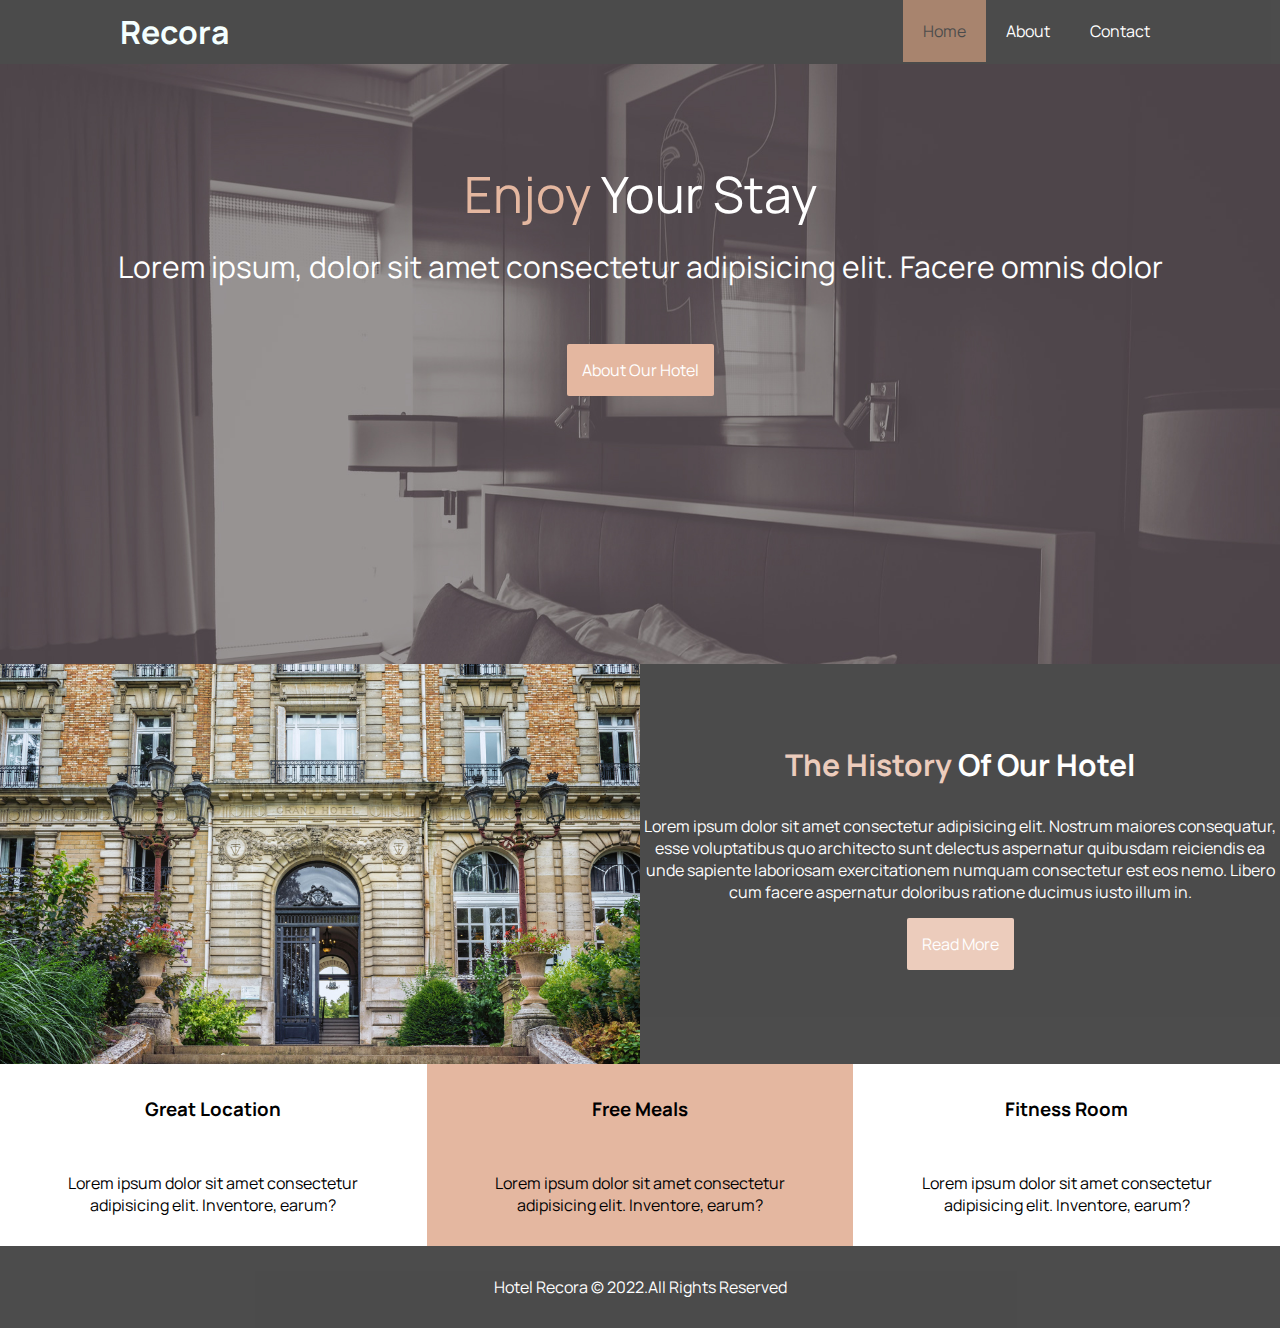
<file: hotel/index.html>
<!DOCTYPE html>
<html lang="en">

<head>
    <meta charset="UTF-8">
    <meta http-equiv="X-UA-Compatible" content="IE=edge">
    <meta name="viewport" content="width=device-width, initial-scale=1.0">
    <meta name="description" content="Welcome to the most famous hotel in mumbai -Recora">
    <meta name="keywords" content="hotel,mumbai hotel,Recora hotel">
    <link rel="stylesheet" href="./css/style.css">
    <link rel="stylesheet" media="screen and (max-width:768px)" href="./css/mobile.css">
    <title>Hotel Recora| Welcome</title>
    <link href="https://fonts.googleapis.com/css2?family=Manrope:wght@400&display=swap" rel="stylesheet">
    <link rel="stylesheet" href="https://use.fontawesome.com/releases/v5.6.1/css/all.css"
        integrity="sha384-gfdkjb5BdAXd+lj+gudLWI+BXq4IuLW5IT+brZEZsLFm++aCMlF1V92rMkPaX4PP" crossorigin="anonymous">

</head>

<body>
    <header>
        <nav class="navbar">
            <div class="container">
                <h1>Recora</h1>
                <ul>
                    <li><a href="./index.html" class="current">Home</a></li>
                    <li><a href="./about.html">About</a></li>
                    <li><a href="./contact.html">Contact</a></li>
                </ul>
            </div>
        </nav>
        <div id="showcase">
            <div class="showcase-container">
                <p class="lead"><span class="text-primary">Enjoy</span> Your Stay</p>
                <p class="sub-lead">Lorem ipsum, dolor sit amet consectetur adipisicing elit. Facere omnis dolor
                </p>
                <a href="./about.html" class="btn">About Our Hotel</a>
            </div>
        </div>
    </header>
    <section>

        <img id="info" src="./img/photo-1.jpg" alt="">

        <div class="history container">
            <h2><span class="text-primary">The History</span> Of Our Hotel</h2>

            <p>Lorem ipsum dolor sit amet consectetur adipisicing elit. Nostrum maiores consequatur, esse voluptatibus
                quo
                architecto sunt delectus aspernatur quibusdam reiciendis ea unde sapiente laboriosam exercitationem
                numquam
                consectetur est eos nemo. Libero cum facere aspernatur doloribus ratione ducimus iusto illum in.</p>

            <a href="#" class="btn">Read More</a>
        </div>


        <div class="more-info">
            <div class="box">
                <i class="fas fa-hotel fa-3x"></i>
                <h3>Great Location</h3>
                <p>Lorem ipsum dolor sit amet consectetur adipisicing elit. Inventore, earum?</p>
            </div>

            <div class="box bg-primary">
                <i class="fas fa-utensils fa-3x"></i>
                <h3>Free Meals</h3>
                <p>Lorem ipsum dolor sit amet consectetur adipisicing elit. Inventore, earum?</p>
            </div>

            <div class="box">
                <i class="fas fa-dumbbell fa-3x"></i>
                <h3>Fitness Room</h3>
                <p>Lorem ipsum dolor sit amet consectetur adipisicing elit. Inventore, earum?</p>
            </div>
        </div>

    </section>
    <div class="clear"></div>
    <footer>
        <nav class="footer">
            <p>Hotel Recora &copy; 2022.All Rights Reserved</p>
        </nav>
    </footer>

</body>

</html>
</file>
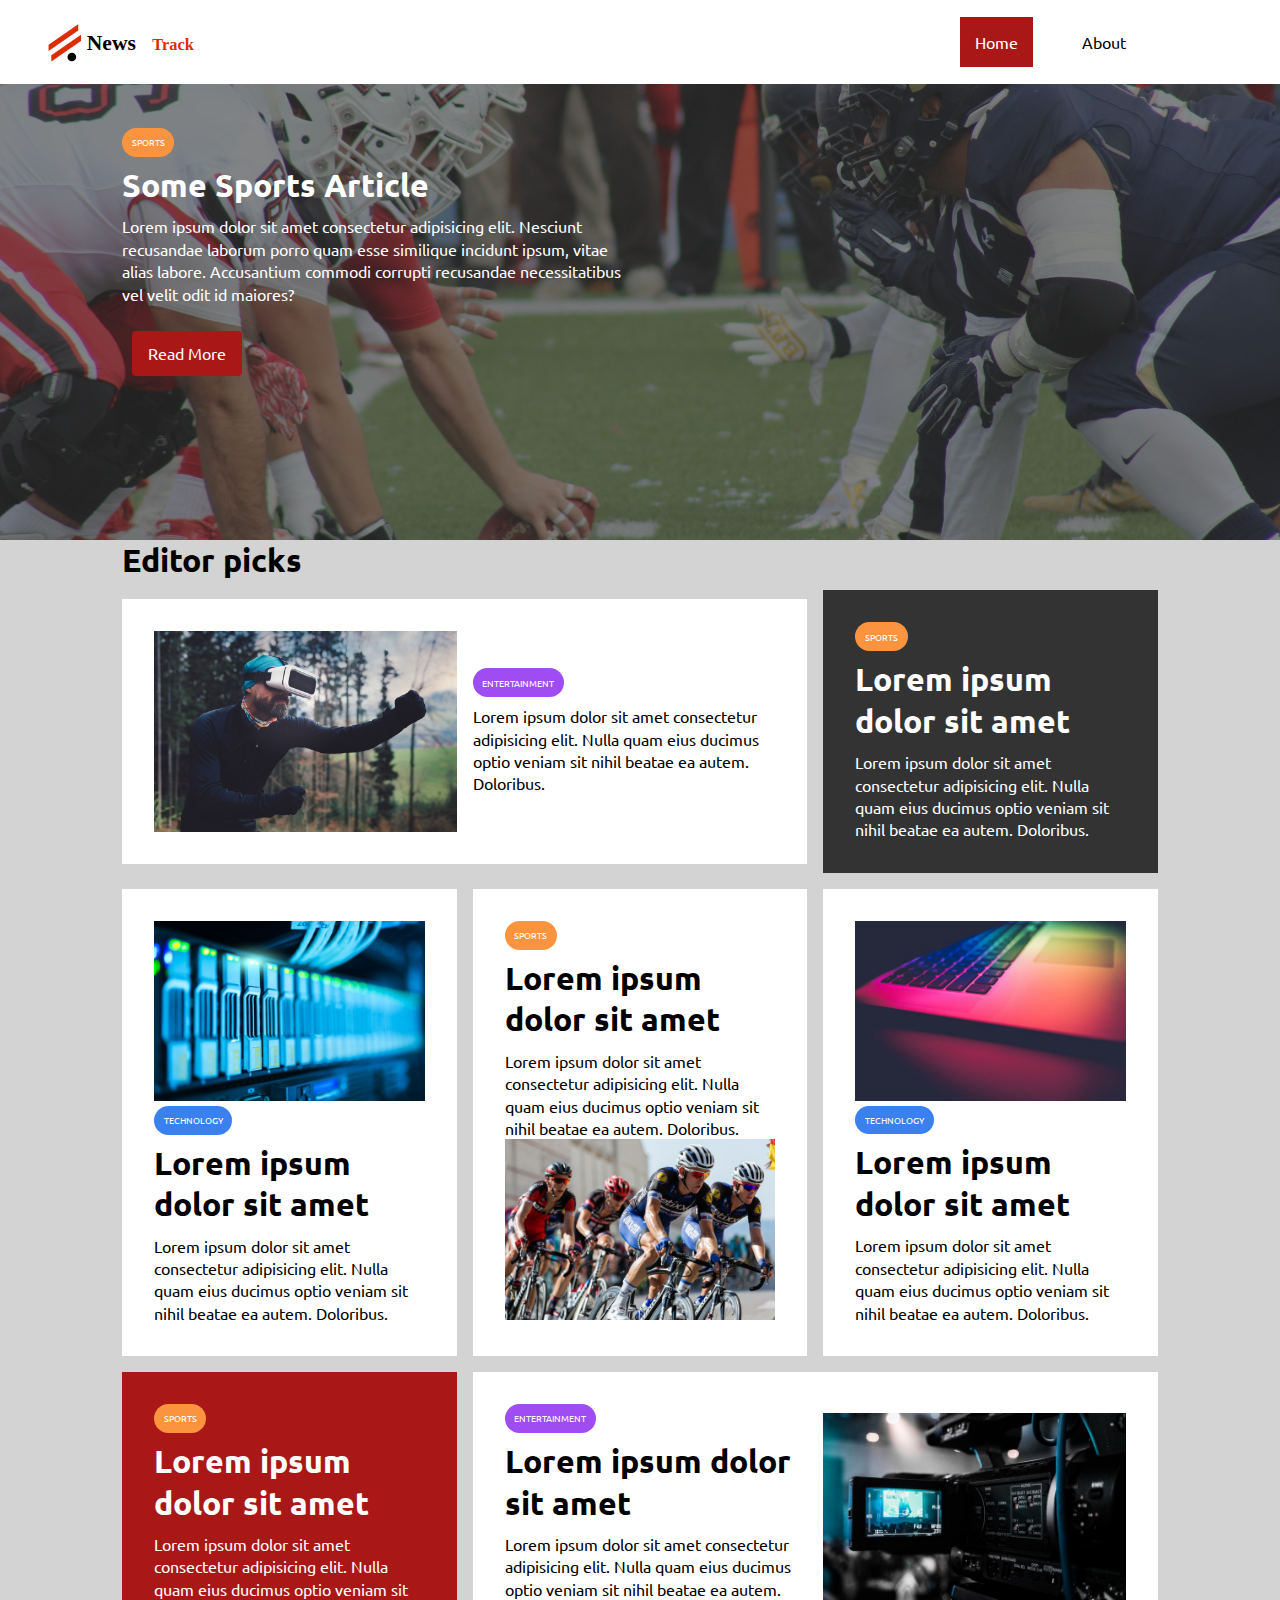
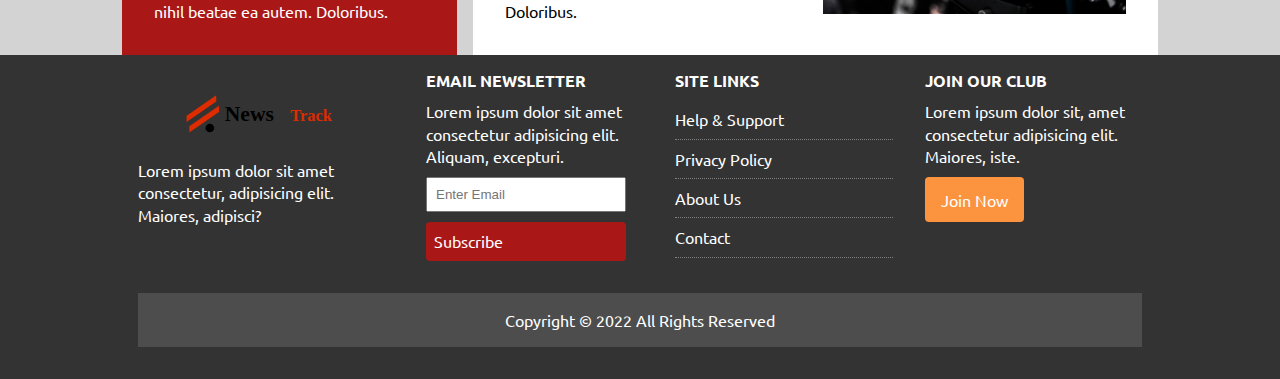
<file: newstrack/index.html>
<!DOCTYPE html>
<html lang="en">

<head>
    <meta charset="UTF-8">
    <meta http-equiv="X-UA-Compatible" content="IE=edge">
    <meta name="viewport" content="width=device-width, initial-scale=1.0">
    <title>NewsTrack| Latest News</title>
    <link rel="stylesheet" href="https://use.fontawesome.com/releases/v5.6.3/css/all.css"
        integrity="sha384-UHRtZLI+pbxtHCWp1t77Bi1L4ZtiqrqD80Kn4Z8NTSRyMA2Fd33n5dQ8lWUE00s/" crossorigin="anonymous">
    <link rel="stylesheet" href="./css/style.css">
    <link rel="stylesheet" media="screen and (max-width:768px)" href="./css/mobile.css">
    <link href="https://fonts.googleapis.com/css2?family=Ubuntu:wght@300;400;500&display=swap" rel="stylesheet">
    <link rel="shortcut icon" type="image/x-icon" href="./favicon-16x16.png" />

</head>

<body>

    <header>
        <nav id="navbar">
            <div class="nav-container">
                <img src="./logo.svg" alt="NewsTrack" class="logo">
                <div class="social">
                    <a href="http://facebook.com" target="_blank"><i class="fab fa-facebook fa-2x"></i></a>
                    <a href="http://twitter.com" target="_blank"><i class="fab fa-twitter fa-2x"></i></a>
                    <a href="http://instagram.com" target="_blank"><i class="fab fa-instagram fa-2x"></i></a>
                    <a href="http://youtube.com" target="_blank"><i class="fab fa-youtube fa-2x"></i></a>
                </div>
                <ul>
                    <li><a href="index.html" class="current">Home</a></li>
                    <li><a href="about.html">About</a></li>
                </ul>
            </div>
        </nav>
    </header>

    <!-- showcase -->
    <header id="showcase">
        <div class="container">
            <div class="showcase-container">
                <div class="showcase-content">
                    <div class="category category-sports">sports</div>
                    <h1>Some Sports Article</h1>
                    <p>Lorem ipsum dolor sit amet consectetur adipisicing elit. Nesciunt recusandae laborum porro quam
                        esse
                        similique incidunt ipsum, vitae alias labore. Accusantium commodi corrupti recusandae
                        necessitatibus
                        vel
                        velit odit id maiores?</p>
                    <a href="article.html" class="btn btn-primary">Read More</a>
                </div>
            </div>
        </div>

    </header>

    <!-- home articles -->
    <section id="home-articles">
        <div class="container">
            <h1>Editor picks</h1>
            <div class="article-container">
                <div class="card">
                    <img src="./images/articles/ent1.jpg" alt="">
                    <div>
                        <div class="category category-ent">
                            Entertainment
                        </div>
                        <p>Lorem ipsum dolor sit amet consectetur adipisicing elit. Nulla quam eius ducimus optio veniam
                            sit
                            nihil beatae ea autem. Doloribus.</p>
                    </div>
                </div>


                <div class="card bg-dark">

                    <div>
                        <div class="category category-sports">
                            Sports
                        </div>
                        <h1>Lorem ipsum dolor sit amet</h1>
                        <p>Lorem ipsum dolor sit amet consectetur adipisicing elit. Nulla quam eius ducimus optio veniam
                            sit
                            nihil beatae ea autem. Doloribus.</p>
                    </div>
                </div>

                <div class="card">
                    <div>
                        <img src="./images/articles/tech1.jpg" alt="">
                        <div class="category category-tech">
                            Technology
                        </div>
                        <h1>Lorem ipsum dolor sit amet</h1>
                        <p>Lorem ipsum dolor sit amet consectetur adipisicing elit. Nulla quam eius ducimus optio veniam
                            sit
                            nihil beatae ea autem. Doloribus.</p>
                    </div>
                </div>

                <div class="card">

                    <div>
                        <div class="category category-sports">
                            Sports
                        </div>
                        <h1>Lorem ipsum dolor sit amet</h1>
                        <p>Lorem ipsum dolor sit amet consectetur adipisicing elit. Nulla quam eius ducimus optio veniam
                            sit
                            nihil beatae ea autem. Doloribus.</p>
                        <img src="./images/articles/sports1.jpg" alt="">
                    </div>
                </div>

                <div class="card">
                    <div>
                        <img src="./images/articles/tech2.jpg" alt="">
                        <div class="category category-tech">
                            Technology
                        </div>
                        <h1>Lorem ipsum dolor sit amet</h1>
                        <p>Lorem ipsum dolor sit amet consectetur adipisicing elit. Nulla quam eius ducimus optio veniam
                            sit
                            nihil beatae ea autem. Doloribus.</p>
                    </div>
                </div>

                <div class="card bg-primary">

                    <div>
                        <div class="category category-sports">
                            Sports
                        </div>
                        <h1>Lorem ipsum dolor sit amet</h1>
                        <p>Lorem ipsum dolor sit amet consectetur adipisicing elit. Nulla quam eius ducimus optio veniam
                            sit
                            nihil beatae ea autem. Doloribus.</p>
                    </div>
                </div>

                <div class="card">

                    <div>
                        <div class="category category-ent">
                            Entertainment
                        </div>
                        <h1>Lorem ipsum dolor sit amet</h1>
                        <p>Lorem ipsum dolor sit amet consectetur adipisicing elit. Nulla quam eius ducimus optio veniam
                            sit
                            nihil beatae ea autem. Doloribus.</p>

                    </div>
                    <img src="./images/articles/ent2.jpg" alt="">
                </div>


            </div>
        </div>
    </section>

    <!-- footer -->
    <footer id="footer">
        <div class="container">
            <div class="footer-container">
                <div>
                    <img src="./logo.svg" alt="" class="logo">
                    <p>Lorem ipsum dolor sit amet consectetur, adipisicing elit. Maiores, adipisci?</p>
                </div>

                <div>
                    <h4>EMAIL NEWSLETTER</h4>
                    <p>Lorem ipsum dolor sit amet consectetur adipisicing elit. Aliquam, excepturi.</p>
                    <form action="#">
                        <input type="email" placeholder="Enter Email">
                        <a href="#" class="btn btn-primary">Subscribe</a>
                    </form>
                </div>

                <div>
                    <h4>SITE LINKS</h4>
                    <ul>
                        <li>Help & Support</li>
                        <li>Privacy Policy</li>
                        <li>About Us</li>
                        <li>Contact</li>
                    </ul>
                </div>

                <div>
                    <h4>JOIN OUR CLUB</h4>
                    <p>Lorem ipsum dolor sit, amet consectetur adipisicing elit. Maiores, iste.</p>
                    <a href="#" class="btn btn-secondary">Join Now</a>
                </div>
                <div>
                    <p>Copyright &copy; 2022 All Rights Reserved</p>
                </div>
            </div>
        </div>
    </footer>

</body>

</html>
</file>
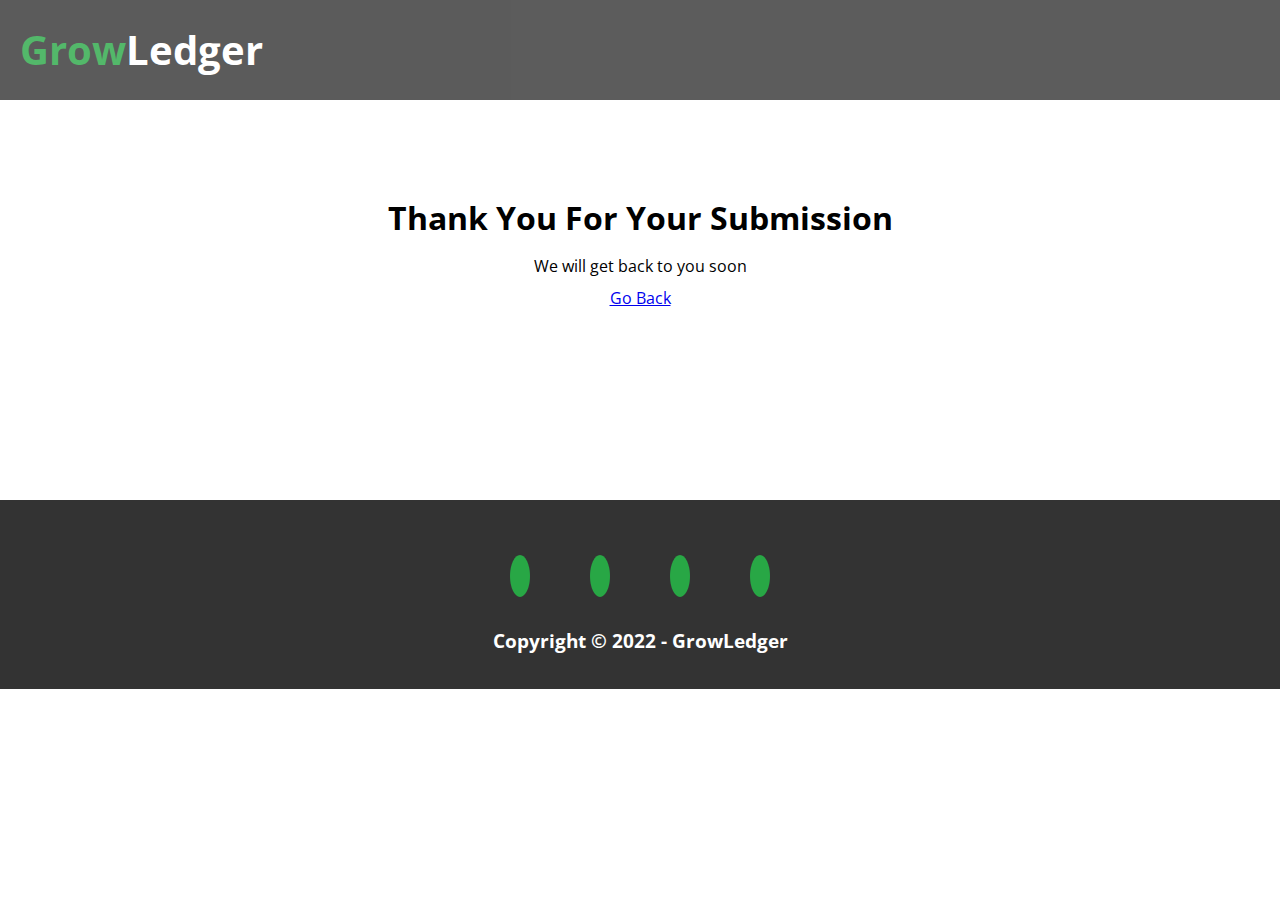
<file: finance/success.html>
<!DOCTYPE html>
<html lang="en">

<head>
  <meta charset="UTF-8">
  <meta http-equiv="X-UA-Compatible" content="IE=edge">
  <meta name="viewport" content="width=device-width, initial-scale=1.0">
  <title>GrowFinance|Success</title>
  <link rel="stylesheet" href="./css/utility.css">
  <link rel="stylesheet" href="./css/style.css">
  <link rel="stylesheet" href="https://cdnjs.cloudflare.com/ajax/libs/font-awesome/5.13.0/css/all.min.css"
    integrity="sha256-h20CPZ0QyXlBuAw7A+KluUYx/3pK+c7lYEpqLTlxjYQ=" crossorigin="anonymous" />
  <link rel="shortcut icon" type="image/x-icon" href="./favicon-16x16.png" />
</head>


<body>
  <!-- Navbar -->
  <header>

    <nav id="navbar" class="navbar">
      <div class="logo">
        <h1><span class="text-primary"><i class="fas fa-book-open"></i>Grow</span>Ledger</h1>
      </div>

    </nav>


  </header>


  <section id="success" class=" text-center">
    <div class="container">
      <h1>Thank You For Your Submission</h1>
      <p>We will get back to you soon</p>
      <a href="/index.html">Go Back</a>
    </div>
  </section>


  <footer class="footer">
    <div class="flex-content">
      <div class="flex-item">
        <i class="fab fa-facebook "></i>
      </div>
      <div class="flex-item">
        <i class="fab fa-twitter "></i>
      </div>
      <div class="flex-item">
        <i class="fab fa-youtube "></i>
      </div>
      <div class="flex-item">
        <i class="fab fa-linkedin-in "></i>
      </div>
    </div>
    </div>
    <h3>Copyright &copy; 2022 - GrowLedger</h3>

  </footer>
</body>

</html>
</file>
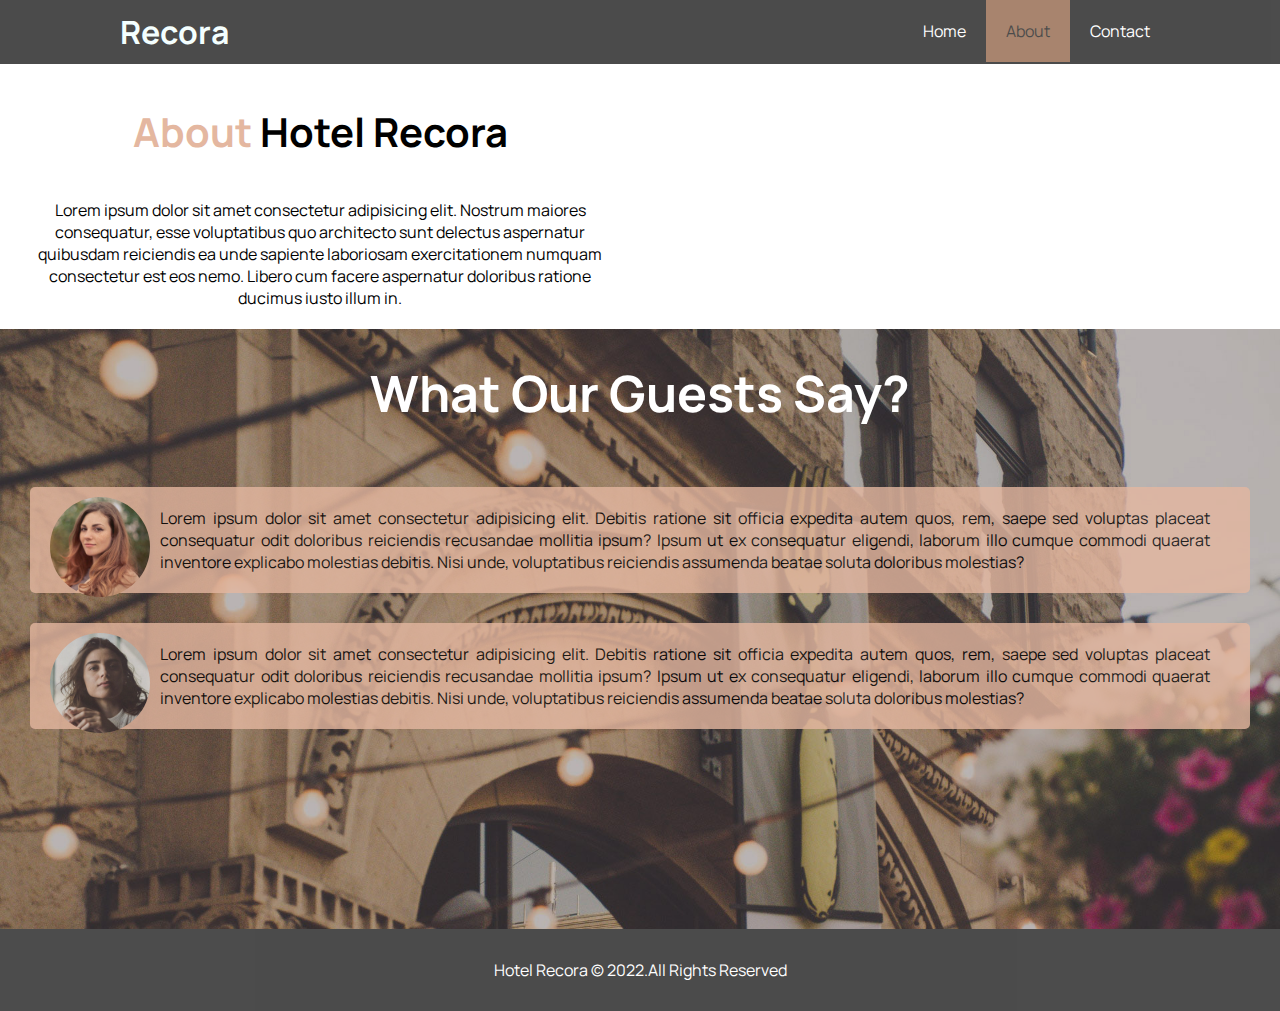
<file: hotel/about.html>
<!DOCTYPE html>
<html lang="en">

<head>
    <meta charset="UTF-8">
    <meta http-equiv="X-UA-Compatible" content="IE=edge">
    <meta name="viewport" content="width=device-width, initial-scale=1.0">
    <meta name="description" content="Welcome to the most famous hotel in mumbai -Recora">
    <meta name="keywords" content="hotel,mumbai hotel,Recora hotel">
    <link rel="stylesheet" href="./css/style.css">
    <link rel="stylesheet" media="screen and (max-width:768px)" href="./css/mobile.css">
    <title>Hotel Recora| About</title>
    <link href="https://fonts.googleapis.com/css2?family=Manrope:wght@400&display=swap" rel="stylesheet">
    <link rel="stylesheet" href="https://use.fontawesome.com/releases/v5.6.1/css/all.css"
        integrity="sha384-gfdkjb5BdAXd+lj+gudLWI+BXq4IuLW5IT+brZEZsLFm++aCMlF1V92rMkPaX4PP" crossorigin="anonymous">

</head>

<body>
    <header>
        <nav class="navbar">
            <div class="container">
                <h1>Recora</h1>
                <ul>
                    <li><a href="./index.html">Home</a></li>
                    <li><a href="./about.html" class="current">About</a></li>
                    <li><a href="./contact.html">Contact</a></li>
                </ul>
            </div>
        </nav>

    </header>
    <section>
        <div class="about">
            <div class="about-text">
                <h2><span class="text-primary">About </span> Hotel Recora</h2>

                <p>Lorem ipsum dolor sit amet consectetur adipisicing elit. Nostrum maiores consequatur, esse
                    voluptatibus
                    quo
                    architecto sunt delectus aspernatur quibusdam reiciendis ea unde sapiente laboriosam exercitationem
                    numquam
                    consectetur est eos nemo. Libero cum facere aspernatur doloribus ratione ducimus iusto illum in.</p>



            </div>
            <img id="info1" src="./img/photo-2.jpg" alt="">
        </div>






    </section>
    <div class="clear"></div>
    <section>
        <div class="feedback">
            <h1>What Our Guests Say?</h1>
            <div class="feedback-item">
                <img src="./img/person-1.jpg" alt="">
                <p>Lorem ipsum dolor sit amet consectetur adipisicing elit. Debitis ratione sit officia expedita autem
                    quos, rem, saepe sed voluptas placeat consequatur odit doloribus reiciendis recusandae mollitia
                    ipsum? Ipsum ut ex consequatur eligendi, laborum illo cumque commodi quaerat inventore explicabo
                    molestias debitis. Nisi unde, voluptatibus reiciendis assumenda beatae soluta doloribus molestias?
                </p>
            </div>

            <div class="feedback-item">
                <img src="./img/person-2.jpg" alt="">
                <p>Lorem ipsum dolor sit amet consectetur adipisicing elit. Debitis ratione sit officia expedita autem
                    quos, rem, saepe sed voluptas placeat consequatur odit doloribus reiciendis recusandae mollitia
                    ipsum? Ipsum ut ex consequatur eligendi, laborum illo cumque commodi quaerat inventore explicabo
                    molestias debitis. Nisi unde, voluptatibus reiciendis assumenda beatae soluta doloribus molestias?
                </p>
            </div>
        </div>

    </section>

    <footer>
        <nav class="footer">
            <p>Hotel Recora &copy; 2022.All Rights Reserved</p>
        </nav>
    </footer>

</body>

</html>
</file>
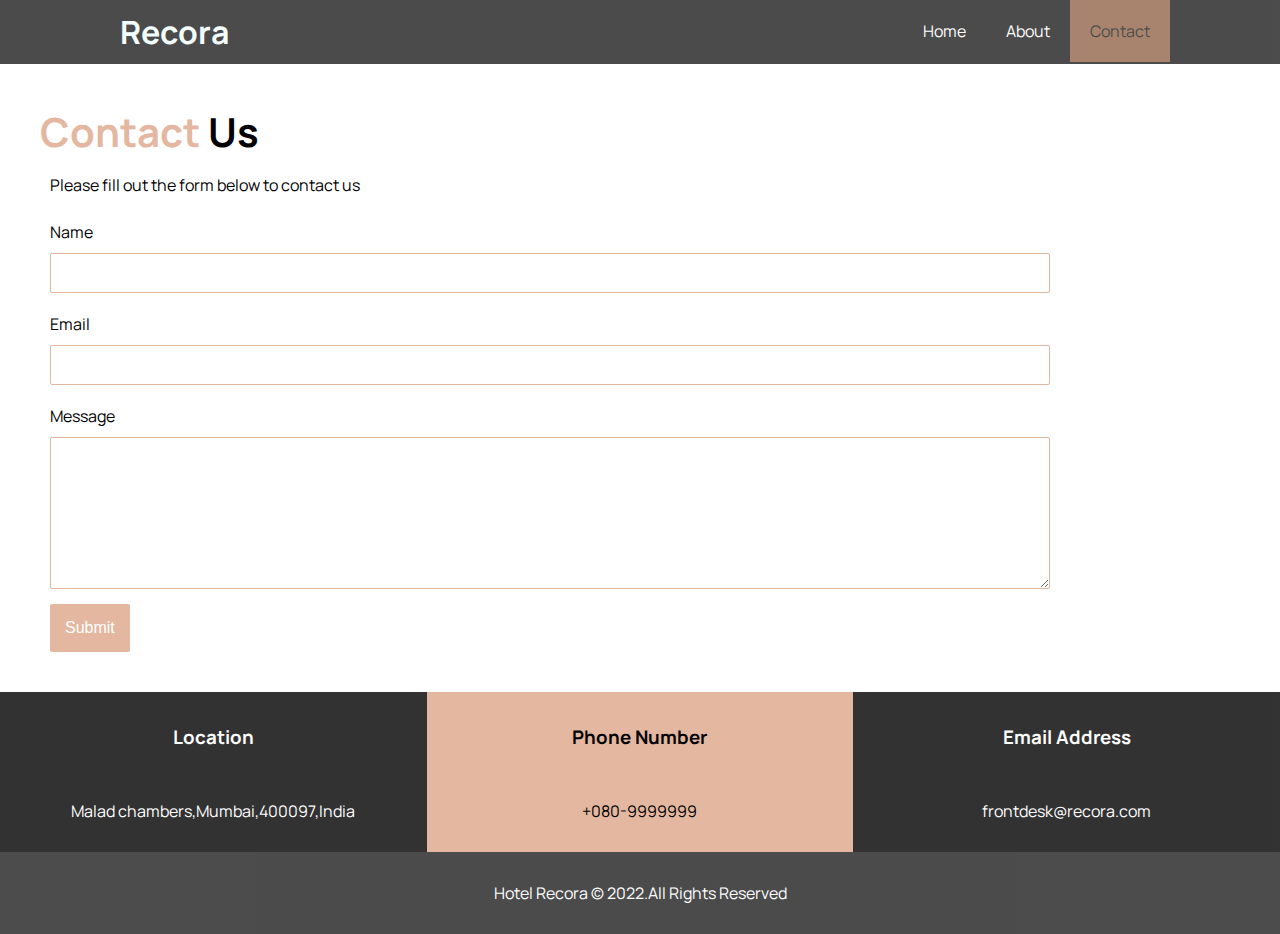
<file: hotel/contact.html>
<!DOCTYPE html>
<html lang="en">

<head>
    <meta charset="UTF-8">
    <meta http-equiv="X-UA-Compatible" content="IE=edge">
    <meta name="viewport" content="width=device-width, initial-scale=1.0">
    <meta name="description" content="Welcome to the most famous hotel in mumbai -Recora">
    <meta name="keywords" content="hotel,mumbai hotel,Recora hotel">
    <link rel="stylesheet" href="./css/style.css">
    <link rel="stylesheet" media="screen and (max-width:768px)" href="./css/mobile.css">
    <title>Hotel Recora| Contact Us</title>
    <link href="https://fonts.googleapis.com/css2?family=Manrope:wght@400&display=swap" rel="stylesheet">
    <link rel="stylesheet" href="https://use.fontawesome.com/releases/v5.6.1/css/all.css"
        integrity="sha384-gfdkjb5BdAXd+lj+gudLWI+BXq4IuLW5IT+brZEZsLFm++aCMlF1V92rMkPaX4PP" crossorigin="anonymous">

</head>

<body>
    <header>
        <nav class="navbar">
            <div class="container">
                <h1>Recora</h1>
                <ul>
                    <li><a href="./index.html">Home</a></li>
                    <li><a href="./about.html">About</a></li>
                    <li><a href="./contact.html" class="current">Contact</a></li>
                </ul>
            </div>
        </nav>

    </header>
    <section>

        <div class="contact">

            <h2><span class="text-primary">Contact </span> Us</h2>

            <p>Please fill out the form below to contact us</p>


            <div class="contact-form">
                <form action="#">
                    <div class="form-item">
                        <label for="name">Name</label>
                        <input type="text" name="name">
                    </div>
                    <div class="form-item">
                        <label for="email">Email</label>
                        <input type="email" name="email">
                    </div>
                    <div class="form-item">
                        <label for="message">Message</label>
                        <textarea name="message" id="" cols="30" rows="10"></textarea>
                    </div>
                    <button type="submit" class="btn">Submit</button>
                </form>
            </div>

        </div>

        </div>



        <div class="more-info">
            <div class="box box-secondary">
                <i class="fas fa-hotel fa-3x"></i>
                <h3>Location</h3>
                <p>Malad chambers,Mumbai,400097,India</p>
            </div>

            <div class="box  bg-primary">
                <i class="fas fa-phone fa-3x"></i>
                <h3>Phone Number</h3>
                <p>+080-9999999</p>
            </div>

            <div class="box box-secondary">
                <i class="fas fa-globe fa-3x"></i>
                <h3>Email Address</h3>
                <p>frontdesk@recora.com</p>
            </div>
        </div>
        <div class="clear"></div>
        <footer>
            <nav class="footer">
                <p>Hotel Recora &copy; 2022.All Rights Reserved</p>
            </nav>
        </footer>

</body>

</html>
</file>
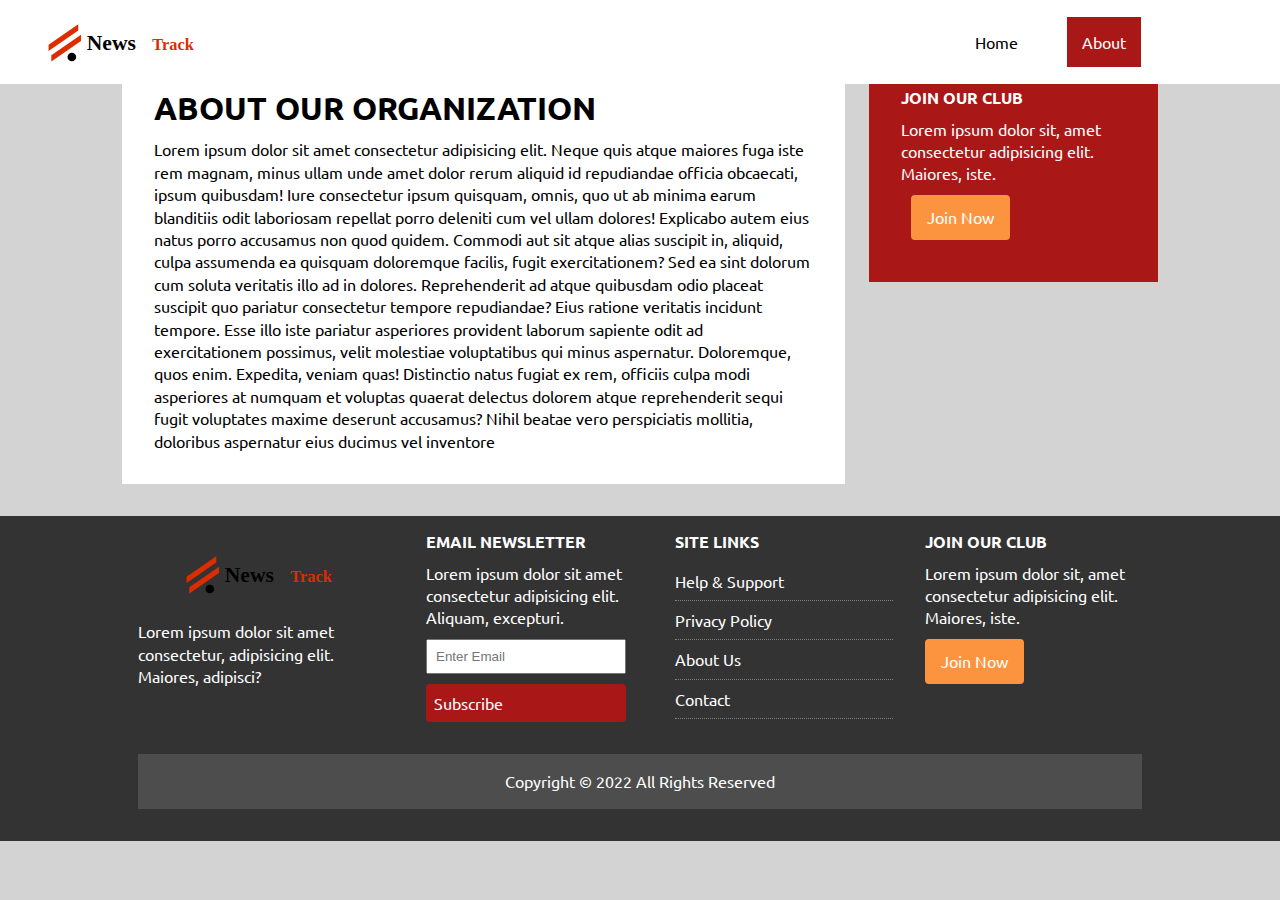
<file: newstrack/about.html>
<!DOCTYPE html>
<html lang="en">

<head>
    <meta charset="UTF-8">
    <meta http-equiv="X-UA-Compatible" content="IE=edge">
    <meta name="viewport" content="width=device-width, initial-scale=1.0">
    <title>NewsTrack| About</title>
    <link rel="stylesheet" href="https://use.fontawesome.com/releases/v5.6.3/css/all.css"
        integrity="sha384-UHRtZLI+pbxtHCWp1t77Bi1L4ZtiqrqD80Kn4Z8NTSRyMA2Fd33n5dQ8lWUE00s/" crossorigin="anonymous">
    <link rel="stylesheet" href="./css/style.css">
    <link rel="stylesheet" media="screen and (max-width:768px)" href="./css/mobile.css">
    <link href="https://fonts.googleapis.com/css2?family=Ubuntu:wght@300;400;500&display=swap" rel="stylesheet">
    <link rel="shortcut icon" type="image/x-icon" href="./favicon-16x16.png" />

</head>

<body>

    <header>
        <nav id="navbar">
            <div class="nav-container">
                <img src="./logo.svg" alt="NewsTrack" class="logo">
                <div class="social">
                    <a href="http://facebook.com" target="_blank"><i class="fab fa-facebook fa-2x"></i></a>
                    <a href="http://twitter.com" target="_blank"><i class="fab fa-twitter fa-2x"></i></a>
                    <a href="http://instagram.com" target="_blank"><i class="fab fa-instagram fa-2x"></i></a>
                    <a href="http://youtube.com" target="_blank"><i class="fab fa-youtube fa-2x"></i></a>
                </div>
                <ul>
                    <li><a href="index.html">Home</a></li>
                    <li><a href="about.html" class="current">About</a></li>
                </ul>
            </div>
        </nav>
    </header>

    <!-- about -->
    <section id="about">
        <div class="container">
            <div class="about-container">
                <div class="card">
                    <h1>ABOUT OUR ORGANIZATION</h1>
                    <p>Lorem ipsum dolor sit amet consectetur adipisicing elit. Neque quis atque maiores fuga iste rem
                        magnam, minus ullam unde amet dolor rerum aliquid id repudiandae officia obcaecati, ipsum
                        quibusdam!
                        Iure consectetur ipsum quisquam, omnis, quo ut ab minima earum blanditiis odit laboriosam
                        repellat
                        porro deleniti cum vel ullam dolores! Explicabo autem eius natus porro accusamus non quod
                        quidem.
                        Commodi aut sit atque alias suscipit in, aliquid, culpa assumenda ea quisquam doloremque
                        facilis,
                        fugit exercitationem? Sed ea sint dolorum cum soluta veritatis illo ad in dolores. Reprehenderit
                        ad
                        atque quibusdam odio placeat suscipit quo pariatur consectetur tempore repudiandae? Eius ratione
                        veritatis incidunt tempore. Esse illo iste pariatur asperiores provident laborum sapiente odit
                        ad
                        exercitationem possimus, velit molestiae voluptatibus qui minus aspernatur. Doloremque, quos
                        enim.
                        Expedita, veniam quas! Distinctio natus fugiat ex rem, officiis culpa modi asperiores at numquam
                        et
                        voluptas quaerat delectus dolorem atque reprehenderit sequi fugit voluptates maxime deserunt
                        accusamus? Nihil beatae vero perspiciatis mollitia, doloribus aspernatur eius ducimus vel
                        inventore
                    </p>
                </div>
                <div class="card bg-primary">
                    <h4>JOIN OUR CLUB</h4>
                    <p>Lorem ipsum dolor sit, amet consectetur adipisicing elit. Maiores, iste.</p>
                    <a href="#" class="btn btn-secondary">Join Now</a>
                </div>
            </div>
        </div>

    </section>
    <!-- footer -->
    <footer id="footer">
        <div class="container">
            <div class="footer-container">
                <div>
                    <img src="./logo.svg" alt="" class="logo">
                    <p>Lorem ipsum dolor sit amet consectetur, adipisicing elit. Maiores, adipisci?</p>
                </div>

                <div>
                    <h4>EMAIL NEWSLETTER</h4>
                    <p>Lorem ipsum dolor sit amet consectetur adipisicing elit. Aliquam, excepturi.</p>
                    <form action="#">
                        <input type="email" placeholder="Enter Email">
                        <a href="#" class="btn btn-primary">Subscribe</a>
                    </form>
                </div>

                <div>
                    <h4>SITE LINKS</h4>
                    <ul>
                        <li>Help & Support</li>
                        <li>Privacy Policy</li>
                        <li>About Us</li>
                        <li>Contact</li>
                    </ul>
                </div>

                <div>
                    <h4>JOIN OUR CLUB</h4>
                    <p>Lorem ipsum dolor sit, amet consectetur adipisicing elit. Maiores, iste.</p>
                    <a href="#" class="btn btn-secondary">Join Now</a>
                </div>
                <div>
                    <p>Copyright &copy; 2022 All Rights Reserved</p>
                </div>
            </div>
        </div>
    </footer>

</body>

</html>
</file>
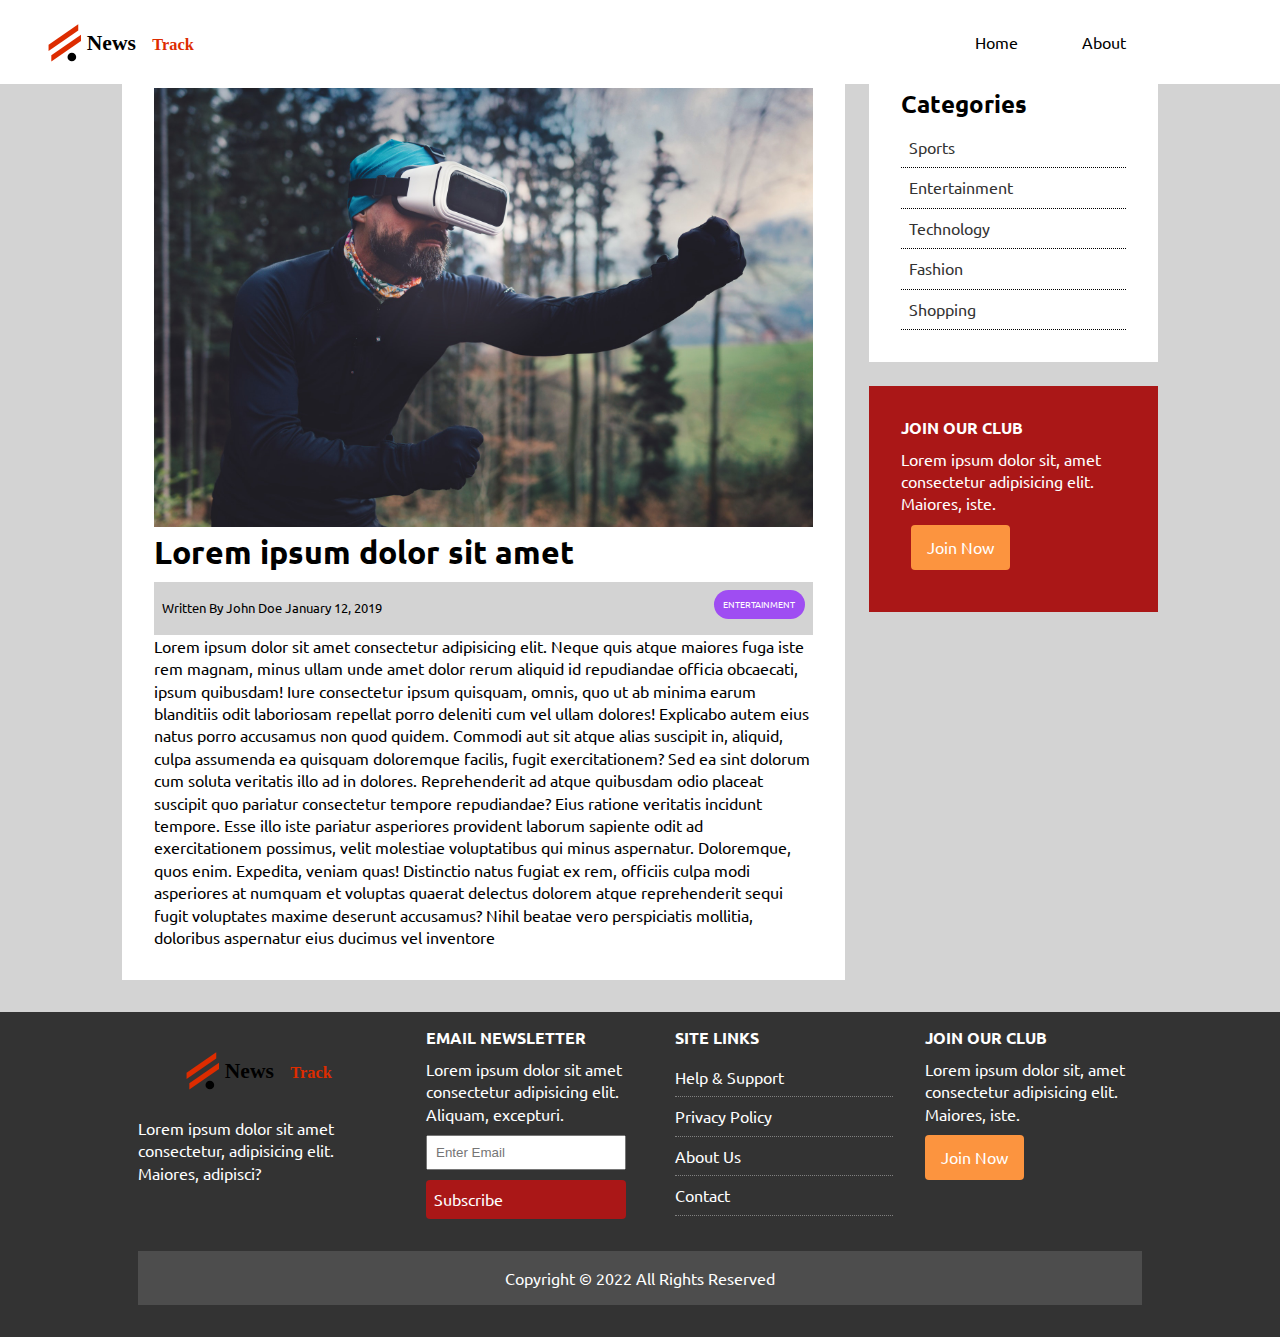
<file: newstrack/article.html>
<!DOCTYPE html>
<html lang="en">

<head>
    <meta charset="UTF-8">
    <meta http-equiv="X-UA-Compatible" content="IE=edge">
    <meta name="viewport" content="width=device-width, initial-scale=1.0">
    <title>NewsTrack| Latest Article</title>
    <link rel="stylesheet" href="https://use.fontawesome.com/releases/v5.6.3/css/all.css"
        integrity="sha384-UHRtZLI+pbxtHCWp1t77Bi1L4ZtiqrqD80Kn4Z8NTSRyMA2Fd33n5dQ8lWUE00s/" crossorigin="anonymous">
    <link rel="stylesheet" href="./css/style.css">
    <link rel="stylesheet" media="screen and (max-width:768px)" href="./css/mobile.css">
    <link href="https://fonts.googleapis.com/css2?family=Ubuntu:wght@300;400;500&display=swap" rel="stylesheet">
    <link rel="shortcut icon" type="image/x-icon" href="./favicon-16x16.png" />

</head>

<body>

    <header>
        <nav id="navbar">
            <div class="nav-container">
                <img src="./logo.svg" alt="NewsTrack" class="logo">
                <div class="social">
                    <a href="http://facebook.com" target="_blank"><i class="fab fa-facebook fa-2x"></i></a>
                    <a href="http://twitter.com" target="_blank"><i class="fab fa-twitter fa-2x"></i></a>
                    <a href="http://instagram.com" target="_blank"><i class="fab fa-instagram fa-2x"></i></a>
                    <a href="http://youtube.com" target="_blank"><i class="fab fa-youtube fa-2x"></i></a>
                </div>
                <ul>
                    <li><a href="index.html">Home</a></li>
                    <li><a href="about.html">About</a></li>
                </ul>
            </div>
        </nav>
    </header>

    <!-- about -->
    <section id="about">
        <div class="container">
            <div class="about-container">
                <div class="card">
                    <img src="./images/articles/ent1.jpg" alt="">
                    <h1>Lorem ipsum dolor sit amet</h1>
                    <div class="meta">
                        <small>
                            <i class="fas fa-user"></i> Written By John Doe January 12, 2019
                        </small>
                        <div class="category category-ent">Entertainment</div>
                    </div>
                    <p>Lorem ipsum dolor sit amet consectetur adipisicing elit. Neque quis atque maiores fuga iste rem
                        magnam, minus ullam unde amet dolor rerum aliquid id repudiandae officia obcaecati, ipsum
                        quibusdam!
                        Iure consectetur ipsum quisquam, omnis, quo ut ab minima earum blanditiis odit laboriosam
                        repellat
                        porro deleniti cum vel ullam dolores! Explicabo autem eius natus porro accusamus non quod
                        quidem.
                        Commodi aut sit atque alias suscipit in, aliquid, culpa assumenda ea quisquam doloremque
                        facilis,
                        fugit exercitationem? Sed ea sint dolorum cum soluta veritatis illo ad in dolores. Reprehenderit
                        ad
                        atque quibusdam odio placeat suscipit quo pariatur consectetur tempore repudiandae? Eius ratione
                        veritatis incidunt tempore. Esse illo iste pariatur asperiores provident laborum sapiente odit
                        ad
                        exercitationem possimus, velit molestiae voluptatibus qui minus aspernatur. Doloremque, quos
                        enim.
                        Expedita, veniam quas! Distinctio natus fugiat ex rem, officiis culpa modi asperiores at numquam
                        et
                        voluptas quaerat delectus dolorem atque reprehenderit sequi fugit voluptates maxime deserunt
                        accusamus? Nihil beatae vero perspiciatis mollitia, doloribus aspernatur eius ducimus vel
                        inventore
                    </p>
                </div>
                <aside id="categories" class="card">
                    <h2>Categories</h2>
                    <ul class="list">
                        <li><a href="#"><i class="fas fa-chevron-right"></i> Sports</a></li>
                        <li><a href="#"><i class="fas fa-chevron-right"></i> Entertainment</a></li>
                        <li><a href="#"><i class="fas fa-chevron-right"></i> Technology</a></li>
                        <li><a href="#"><i class="fas fa-chevron-right"></i> Fashion</a></li>
                        <li><a href="#"><i class="fas fa-chevron-right"></i> Shopping</a></li>
                    </ul>
                </aside>
                <div class="card bg-primary">
                    <h4>JOIN OUR CLUB</h4>
                    <p>Lorem ipsum dolor sit, amet consectetur adipisicing elit. Maiores, iste.</p>
                    <a href="#" class="btn btn-secondary">Join Now</a>
                </div>
            </div>
        </div>

    </section>
    <!-- footer -->
    <footer id="footer">
        <div class="container">
            <div class="footer-container">
                <div>
                    <img src="./logo.svg" alt="" class="logo">
                    <p>Lorem ipsum dolor sit amet consectetur, adipisicing elit. Maiores, adipisci?</p>
                </div>

                <div>
                    <h4>EMAIL NEWSLETTER</h4>
                    <p>Lorem ipsum dolor sit amet consectetur adipisicing elit. Aliquam, excepturi.</p>
                    <form action="#">
                        <input type="email" placeholder="Enter Email">
                        <a href="#" class="btn btn-primary">Subscribe</a>
                    </form>
                </div>

                <div>
                    <h4>SITE LINKS</h4>
                    <ul>
                        <li>Help & Support</li>
                        <li>Privacy Policy</li>
                        <li>About Us</li>
                        <li>Contact</li>
                    </ul>
                </div>

                <div>
                    <h4>JOIN OUR CLUB</h4>
                    <p>Lorem ipsum dolor sit, amet consectetur adipisicing elit. Maiores, iste.</p>
                    <a href="#" class="btn btn-secondary">Join Now</a>
                </div>
                <div>
                    <p>Copyright &copy; 2022 All Rights Reserved</p>
                </div>
            </div>
        </div>
    </footer>

</body>

</html>
</file>
<file: hotel/css/style.css>
* {
    margin: 0px;
    padding: 0px;
    box-sizing: border-box;

}

body {
    font-family: 'Manrope', sans-serif;
}


.container {
    margin: auto;
    max-width: 1100px;
    padding: 0px 20px;
    overflow: auto;
}

.showcase-container {
    margin: auto;
    max-width: 1100px;
    overflow: auto;
    padding: 100px 20px;
    text-align: center;

}



.clear {
    clear: both;
}

.navbar {

    background-color: black;
    overflow: auto;
    opacity: 0.7;

}



.navbar ul {
    list-style: none;
    float: right;

}

.navbar li {

    float: left;


}

.navbar h1 {
    color: azure;
    float: left;
    padding: 10px;
    font-weight: bolder;
}

.navbar li a {
    display: block;
    text-decoration: none;
    color: white;
    padding: 20px;
}

.navbar li a:hover,
.navbar li a.current {
    background-color: #845131;
    color: black;

}

.footer {

    background-color: black;
    overflow: auto;
    opacity: 0.7;
    color: #FFFFFF;
    padding: 30px;
    text-align: center;
    

}

#showcase {
    background-image: url('../img/showcase.jpg');
    background-size: cover;
    height: 600px;
}

#showcase p span {

    font-size: 50px;

}

#showcase p {
    padding: 0 0 20px 0;


}

.text-primary {
    color: #E4B7A0;


}

.lead {
    color: #FFFFFF;
    font-size: 50px;
    line-height: 1.2em;

}

.sub-lead {
    color: #FFFFFF;
    font-size: 30px;
    line-height: 1.5em;
    margin: 0 0 50px 0;

}

.btn {
    border: none;
    text-align: center;
    background-color: #E4B7A0;
    color: #FFFFFF;
    font-size: medium;
    cursor: pointer;
    text-decoration: none;
    border-radius: 2px;
    padding: 15px 15px;

}

.btn-spacing{
   
    margin: 30px;
}

.btn:hover {
    color: white;
    background-color: #E4B7A0;

}

#info {
    float: left;
    width: 50%;
}

.history {
    background-color: black;
    opacity: 0.7;
    color: white;
    text-align: center;
    float: right;
    width: 50%;
    height: 400px;
    padding: 0 0 30px 0;



}

.history h2 {
    font-size: 30px;
    padding: 0 0 30px 0;
    margin: 80px 0 0 0;
}

.history p {
    text-align: center;
    padding: 0 0 30px 0;

}

#info {
    height: 400px;
}

.box {
    float: left;
    width: 33.333%;
    padding: 10px;
    text-align: center;


}

.box h3 {
    padding: 0 40px 30px;
}

.box i {
    padding: 20px;
}

.box p {
    padding: 20px;
}

.bg-primary {
    background-color: #E4B7A0;
}


/* about form */

.about-text{
    float: left;
    width: 50%;
    text-align: center;
}

.about-text p{
   margin-top: 10px;
   padding: 20px;
   text-align: center;
}

.about-text h2{
    margin-top: 30px;
    padding: 10px;
    text-align: center;
    font-size: 40px;
 }

 .about-text a{
   margin: auto;
   padding: 10px;
   text-align: center;
 }

.about img{
    padding: 100px;
    border-radius: 50%;
    width: 100px;
    height: 100px;
    
  

    
}

.feedback{
    background-image: url('../img/test-bg.jpg');
    background-size: cover;
    height: 600px;
    background-repeat: no-repeat;
    

}

.feedback h1{
    color: #FFFFFF;
    font-size: 50px;
    text-align: center;
    padding: 30px;
}

.feedback-item{
background-color: #E4B7A0;
padding: 10px;
border-radius: 5px;
margin: 30px;
opacity: 0.8;
}

.feedback-item img{
    border-radius: 50%;
    height: 100px;
    width: 100px;
    float: left;
    padding: 0px;
    margin: 0 10px;
}

.feedback-item p{
    padding: 10px 30px;
    text-align: justify;
   
}

/* contact-form */
.contact{
   padding: 30px;
   max-width: 900px;
   margin: 10px;
    
}

.contact p{
   
    margin: 15px 10px;
     
 }

.contact h2{
    font-size: 40px;
}

.form-item{
    padding: 10px;
}

.form-item label{
display: block;
padding: 0 0 10px;
}

.form-item input{
    
    height: 40px;
    width: 1000px;
    border-radius: 2px;
    border-width:1px;
    border-color: #E4B7A0;
    border-style: solid;

    }

    .form-item textarea{
    
        
        width: 1000px;
        border-radius: 2px;
        border-width:1px;
        border-color: #E4B7A0;
        border-style: solid;
    
        }
    .contact-form button{
        display: block;
       margin: 0px 10px;
    }

    .box-secondary{
       
        background-color: black;
        color: #FFFFFF;
        opacity: 0.8;
    }
</file>
<file: hotel/css/mobile.css>
*{
    margin: 0;
    padding: 0;
    box-sizing: border-box;
}

.navbar{
    text-align: center;
    padding: 20px;
}

.navbar ul {
    list-style: none;
    float: none;
    display: block;

}

.navbar li {

    float: none;
    display: block;


}

.navbar h1 {
    color: azure;
    padding: 10px;
    font-weight: bolder;
    float: none;
   
}

#info {
   display: none;
   
}

.history{
    float: none;
    width: 100%;
    height: auto;
}

.box{
    float: none;
    display: block;
    width: 100%;
}

#showcase{
    height: auto;
}

.about-text{
    float: none;
    width: 100%;
    text-align: center;
    height: auto;
}



.about #info1{
   padding: 10px;
    border-radius: 50%;
    width: 200px;
    height: 200px;
    display: block;
    margin: auto;
  
  

    
}

.feedback{
    background-image: url('../img/test-bg.jpg');
    background-size: cover;
    height: auto;
    background-repeat: no-repeat;
    padding: 10px 0;
}
</file>
<file: newstrack/css/style.css>
:root{
    --primary-color:rgb(170, 23, 23);
    --secondary-color: #fc943f;
    --category-sports-color:#fc943f;
    --category-ent-color:#9f4df2;
    --category-tech-color:#3b80ef;
    --light-color: #f3f3f3;
  --dark-color: #333;
  --max-width: 1100px;

}

*{
    padding: 0;
    margin: 0;
    box-sizing: border-box;
}

body{
    font-family: 'Ubuntu',sans-serif;
    background-color: lightgray;
    line-height: 1.4rem;
}

h1, h2, h3, h4, h5, h6 {
    font-family: 'Ubuntu',sans-serif;
    margin-bottom: .55rem;
    line-height: 1.3;
  }

  img {
    width: 100%;
  }
  

  .card{
      padding: 2rem;
      background-color: white;
  }

  .bg-dark {
    background: var(--dark-color);
    color: #fff;
  }
  
  .bg-primary {
    background: var(--primary-color);
    color: #fff;
  }
  
  .bg-secondary {
    background: var(--secondary-color);
    color: #fff;
  }
  
  .bg-dark h1,
  .bg-dark h2,
  .bg-dark h3,
  .bg-dark a,
  .bg-primary h1,
  .bg-primary h2,
  .bg-primary h3,
  .bg-primary a,
  .bg-secondary h1,
  .bg-secondary h2,
  .bg-secondary h3,
  .bg-secondary a {
    color: #fff;
  }
  

.logo{
    width: 256px;
    height: 84px;
}

#navbar{
    background-color: white;
    position: fixed;
    width: 100%;
    top: 0;
    z-index: 2;
}

.nav-container{
    display: grid;
    grid-template-columns: 2fr 1fr 1fr;
    align-items: center;
    
    
}

/* Utility */
.container {
    max-width: var(--max-width);
    margin: auto;
    padding: 0 2rem;
    overflow: hidden;
  }

.nav-container ul li{
    display: inline;
    text-decoration: none;
    list-style: none;
   
    margin: 0 30px 0 0;
}

.nav-container ul li a{
    text-decoration: none;
    padding: 15px;
    color: black;
    
}

.nav-container i{
    color: grey;
   padding: 0 8px;
   
    
}

.current{
    color: white !important;
    background-color: var(--primary-color)

}

#showcase{
   
    position: relative;
    height: 60vh;
    padding: 2rem;
    color: white;
    background-color: #333;
       
   
}

#showcase:before{
    content: '';
    background:url('../images/featured.jpg') no-repeat center center/cover;
    position: absolute;
    top: 0;
    left: 0;
    width: 100%;
    height: 100%;
   opacity: 0.4;
   
}

 .showcase-content {
    z-index: 1;
  }
  
  #showcase .showcase-content p {
    margin-bottom: 1rem;
  }

.showcase-container{
    display: grid;
    grid-template-columns: repeat(2,1fr);
    justify-content: center;
    align-items: center;
    height: 50vh;
}

.btn{

    border: none;
    border-radius: 4px;
    padding: 0.7rem 1rem;
    text-decoration: none;
    cursor: pointer;
    margin: 10px;
    display: inline-block;
}

.btn-primary{
    background-color: var(--primary-color);
    color: white;

}
.btn-secondary{
    background-color: var(--secondary-color);
    color: white;

}


.category {
    display: inline-block;
    color: #fff;
    font-size: 0.55rem;
    text-transform: uppercase;
    padding: 0.2rem 0.6rem;
    border-radius: 15px;
    margin-bottom: 0.5rem;
  }

.category-sports{
    background-color: var(--category-sports-color);
}

.category-ent{
    background-color: var(--category-ent-color);
}

.category-tech{
    background-color: var(--category-tech-color);
}

/* home articles */

.article-container{
    display: grid;
    grid-template-columns: repeat(3,1fr);
    justify-content: center;
    align-items: center;
    grid-gap: 1rem;

}

#home-articles .article-container > *:first-child,
#home-articles .article-container > *:last-child {
  display: grid;
  grid-template-columns: repeat(2, 1fr);
  grid-gap: 1rem;
  align-items: center;
  grid-column: 1 / span 2;
}

#home-articles .article-container > *:last-child {
    grid-column: 2 / span 2;
  }


.footer-container{
    display: grid;
    grid-template-columns: repeat(4,1fr);
    grid-gap: 2rem;
   padding: 1rem;
   
   
   
}

#footer .footer-container div ul li{
    text-decoration: none;
    list-style: none;
    border-bottom: grey dotted 1px;
    padding: 0.5rem 0;
    text-align: left;
    

    
}

#footer{
    background-color: #333;
    color: white;
}

.footer-container > *:last-child{
    grid-column: 1 / span 4;
    padding: 1rem;
    text-align: center;
    background-color: rgba(117, 117, 117, 0.4);
    margin-bottom: 1rem;
}

.footer-container > *:nth-child(4) a{
   margin-left: 0;
}

.footer-container div form input[type='email'],

.footer-container div form a{
    padding: 0.5rem;
    width: 200px;
    margin: 10px 0 0 0;
}

/* about */

#about{
    margin-top: 1.5rem;
}

/* Inner page grid container */
.about-container {
    display: grid;
    grid-template-columns: 5fr 2fr;
    margin: 2rem 0;
    grid-gap: 1.5rem;
  }
  
  .about-container > *:first-child {
    grid-row: 1 / span 3;
  }

  .meta{
    display: flex;
    background-color: lightgray;
    justify-content: space-between;
    padding: 0.5rem;
    align-items: center;
  }

  #categories ul li{
    list-style: none;
    padding: 0.5rem;
    border-bottom: 1px dotted;

  }

  #categories ul a{
    text-decoration: none;
    color: #333;
   
    
    
  }
</file>
<file: newstrack/css/mobile.css>
.nav-container i{
    display: none;
}

.nav-container{
    display: grid;
    grid-template-columns: 1fr;
   align-items: center ;
   padding: 1rem;
   justify-content: center;
   text-align: center;
}

#showcase{
   
    position: relative;
    height: 100vh;
    padding: 2rem;
    color: white;
    background-color: #333;
       
   
}

.showcase-container{
    display: grid;
    grid-template-columns:1fr;
    justify-content: center;
    align-items: center;
    height: 100vh;
}

/* home articles */

.article-container,.footer-container{
   
    grid-template-columns: 1fr;
    
}

#home-articles .article-container > *:first-child,
#home-articles .article-container > *:last-child {
 
  grid-column: 1;
  
}

.footer-container > *:last-child{
    grid-column: 1;
   
}
</file>
<file: finance/css/utility.css>
.bg-primary{
    background-color: #28a745;
}

.bg-secondary{
    background-color: #0284d0;
}

.text-primary{
    color: #28a745;
}

.text-secondary{
    color: #0284d0;
}

.btn{
    border:none;
    color: white;
    background-color:#28a745 ;
    border-radius:5px ;
    padding: 15px 25px;
    margin: 10px;
    font-size: 16px;
    cursor: pointer;
}
.btn-primary{
    color: white;
    background-color:#28a745 ;
}

.btn-secondary{
    color: white;
    background-color:#0284d0;
}

.btn-outline{
    background-color: transparent;
    border-width: 1px;
    border-color: white;
    border-style: solid;
    
}

.flex-content{
    display: flex;
    justify-content: center;
    align-items: center;
    text-align: center;
   
    
}

.flex-content img{
  
    border-radius: 50%;
    height: 300px;
    width: 400px;
    padding: 20px 30px;
   
    
   
    
}

.flex-item{

padding: 30px;
}

.flex-item i{

    padding: 10px;
    background-color: #28a745;
    border-radius: 50%;
    border-style: none;
    color: white;
   
    }

    .flex-item h3{

        padding: 20px;
       
       
        }

        .cases-header>*{
            text-align: center;
            padding: 15px;
            margin: 10px ;
            font-weight: 300;
           
        }

/* Flex grid */
.flex-grid .row {
    display: flex;
    flex-wrap: wrap;
    padding: 10px 4px;
    align-items: center;
    justify-content: center;
    margin: 20px;
}

.flex-grid .column {
   
    height: 300px;
    width: 300px;
    padding: 0 4px;
}

.flex-grid .column img {
    width: 100%;
    height: 50%;
    object-fit: cover;
  }

  .flex-grid .column img:hover{
      opacity: 0.6;
  }


  #form{

       padding: 30px;
  }

  #form input{
    display: block;
    padding: 20px;
    width: 500px;
    margin: 10px 0;
    border: none;
    border-radius: 3px;
    outline: #28a745;
  }

  #form button{
    margin: 10px 0;
    width: 500px;
  }

  #form button:hover{
    opacity: 0.7;
    background-color: white;
    color: black;
  }
</file>
<file: finance/css/style.css>
@import url('https://fonts.googleapis.com/css2?family=Open+Sans:wght@300;400&display=swap');

*{
    padding: 0;
    margin: 0;
    box-sizing: border-box;
}

html {   scroll-behavior: smooth; }

body{

    font-family: 'Open Sans',sans-serif;
    line-height: 2;
}

.navbar{
    display: flex;
    align-items: center;
    justify-content: space-between;
    background-color: #333;
    opacity: 0.8;
    color: white;
    padding: 10px;
    top: 0px;
    position: fixed;
    width: 100%;
    transition: 0.5s;
    z-index: 2;
    
}

.top {
  background: transparent;
   
}

.logo{
    padding: 0 10px;
    font-weight: 300;
    font-size: 20px;
}

.navbar ul{
    display: flex;
    list-style: none;
    
}

.navbar ul a{ 

text-decoration: none;
padding: 10px 25px;
color: white;

}

.navbar ul a:hover{ 

    border-color: #28a745;
    border-width: 2px;
    border-style: solid;
    border-top: none;
    border-left: none;
    border-right: none;
   
    }

    /* Hero */
    .hero{
       display: flex;
       flex-direction: column;
       align-items: center;
       text-align: center;
       justify-content: center;
        background: url('../images/home/showcase.jpg') no-repeat center center/cover;
        height: 600px;
        color: white;
        position: relative;
     
      
       
       
    }

    

    .hero::before{
        background-color: rgba(0, 0, 0, 0.5);
        width: 100%;
        position: absolute;
        content: '';
        height: 100%;
        top: 0;
        left: 0;
        color: white;
      
    }

    .content{
        z-index: 1;
        font-size: 2rem;
    }

 

    .flex-columns{
        display: flex;
        justify-content: center;
        align-items: center;
        background-color: #28a745;
        color: white;
        font-weight: 100;
    }

    .flex-columns-reverse{
        display: flex;
        flex-direction: row-reverse;
        justify-content: center;
        align-items: center;
        background-color: #0284d0;
        color: white;
        font-weight: 100;
    }

    .flex-column-2{
        padding: 30px;
    }

   

    .flex-column-2 > *{
        padding: 5px;
    }


    .footer{
        display: flex;
        align-items: center;
        justify-content: center;
        background-color: rgba(0, 0, 0, 0.8);
        color: white;
        padding: 30px;
        flex-direction: column;
    
    }
    

    /* mobile */

    @media(max-width:768px){

        .navbar{
           flex-direction: column;
        }

        .navbar ul a{
            padding: 0 10px;
            font-size: 10px;
        }

        .flex-columns, .flex-columns-reverse, .flex-content{
            flex-direction: column;
        }

        .flex-columns img{
            width: 100%;
        }

        .flex-columns-reverse img{
            width: 100%;
        }

        
        .flex-content img{
            width: 100%
        }

        #form {
            margin: auto;
            max-width: 768px;
            text-align: center;

            
        }

        #form input{
            width: 100%;
          
        }

        #form button{
            width: 100%;
        }

        .footer{
            text-align: center;
        }

    }

    /* mail success */
    #success{
        position: relative;
        height:500px;
        text-align: center;
        display: flex;
        justify-content: center;
        align-items: center;
    }

    .flex-item a:hover{
        opacity: 0.9;
        
    }
</file>
